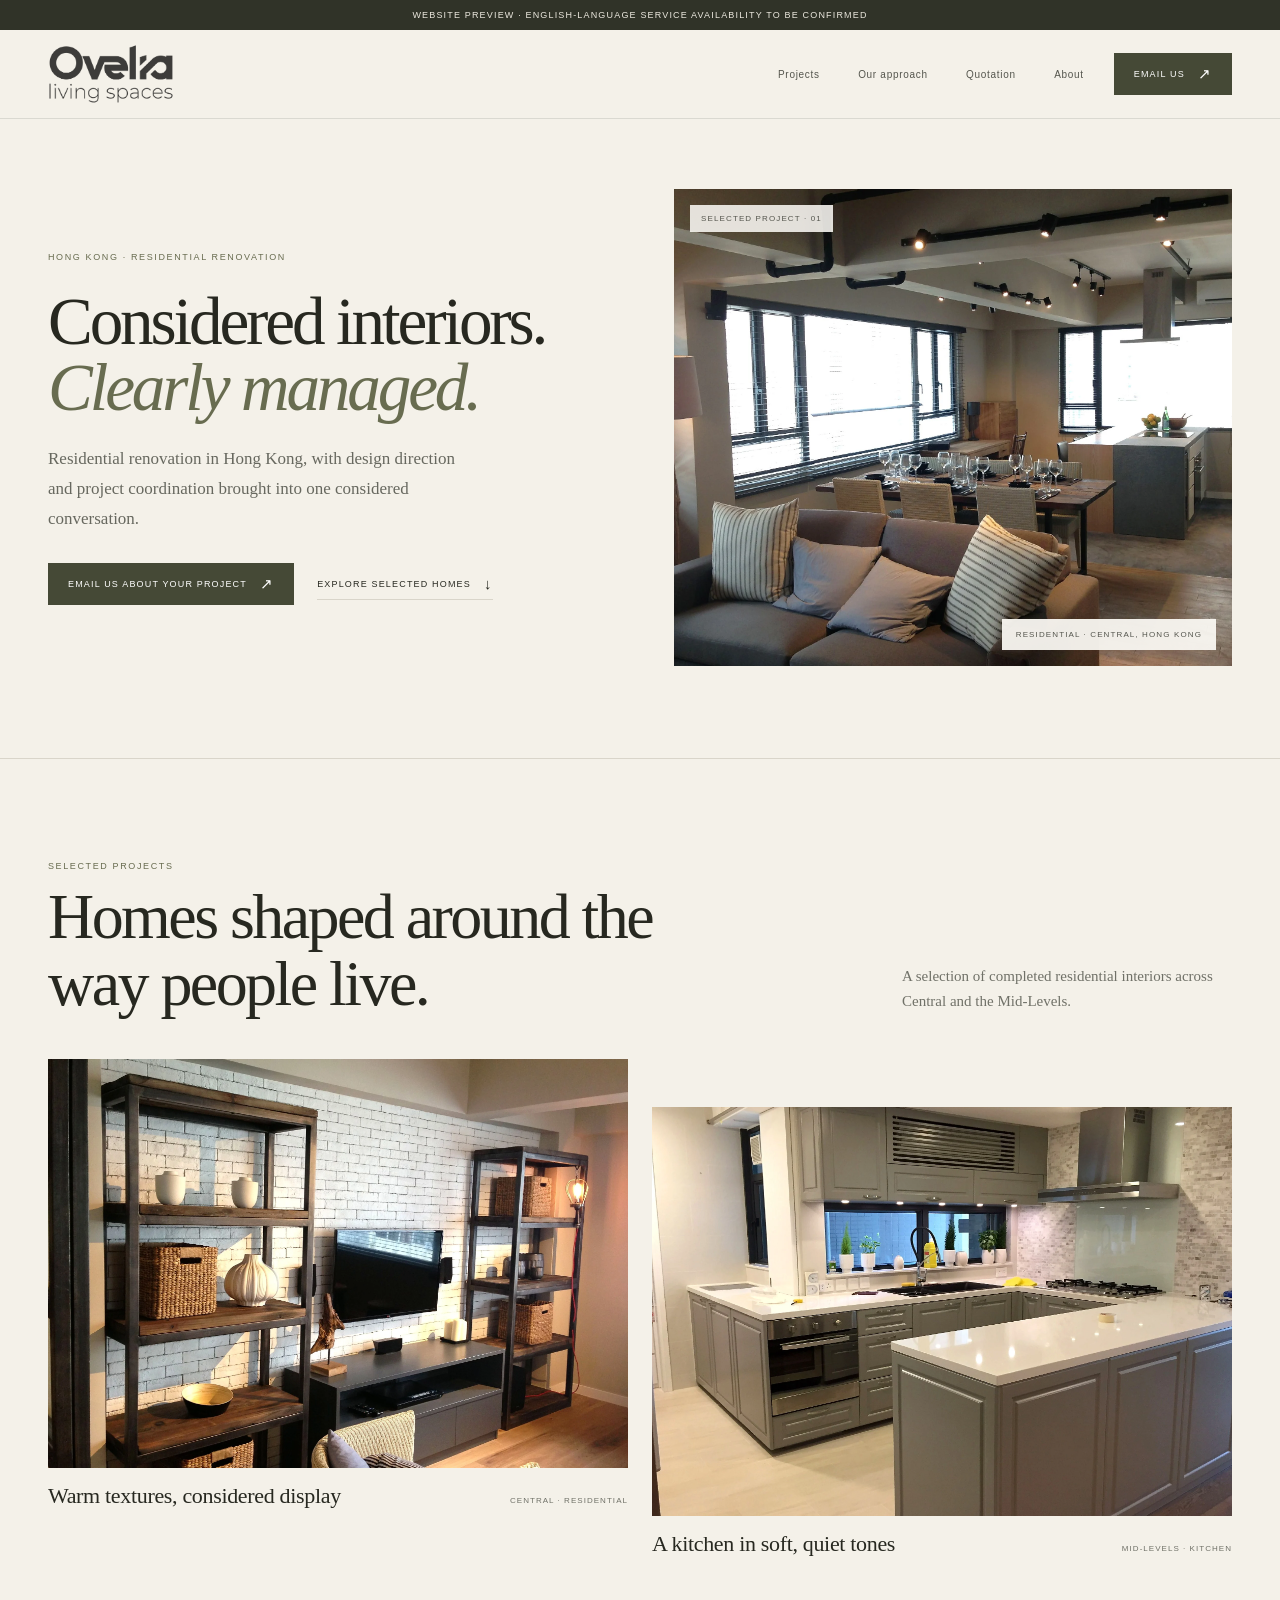
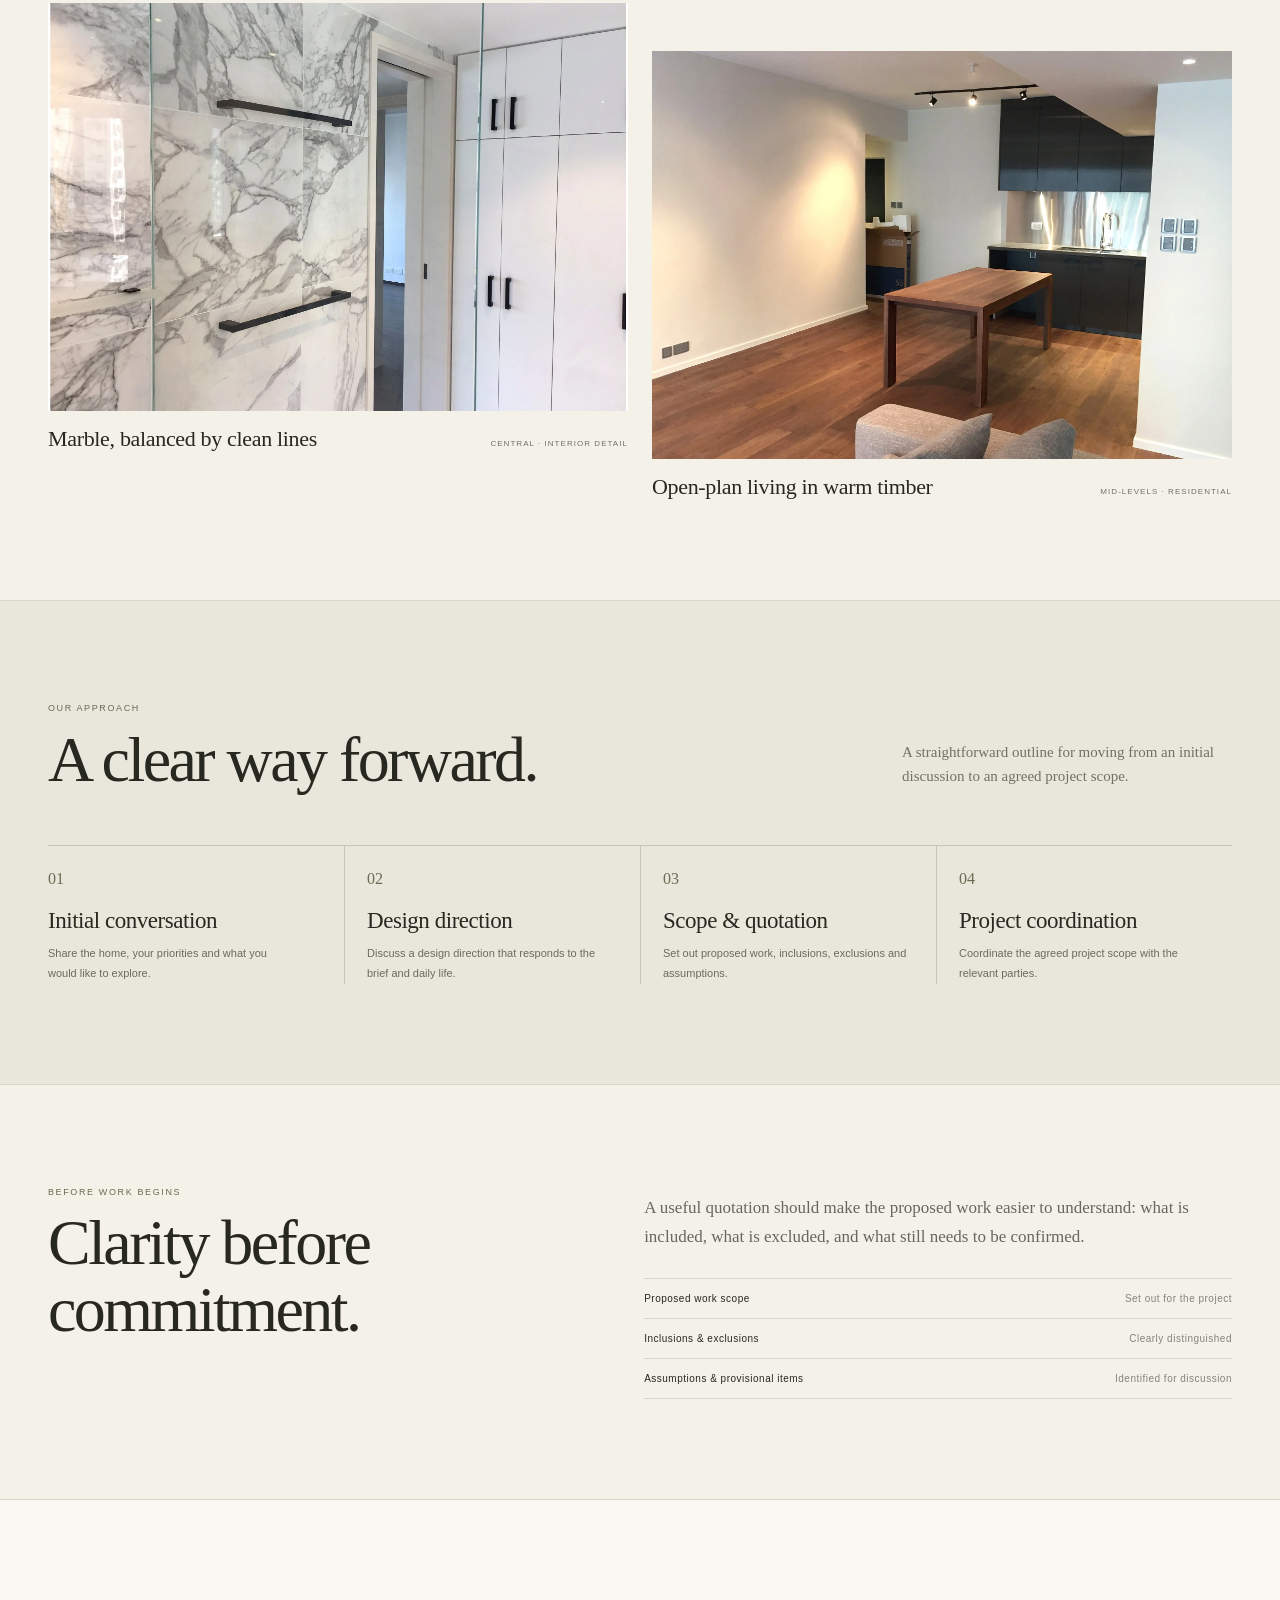
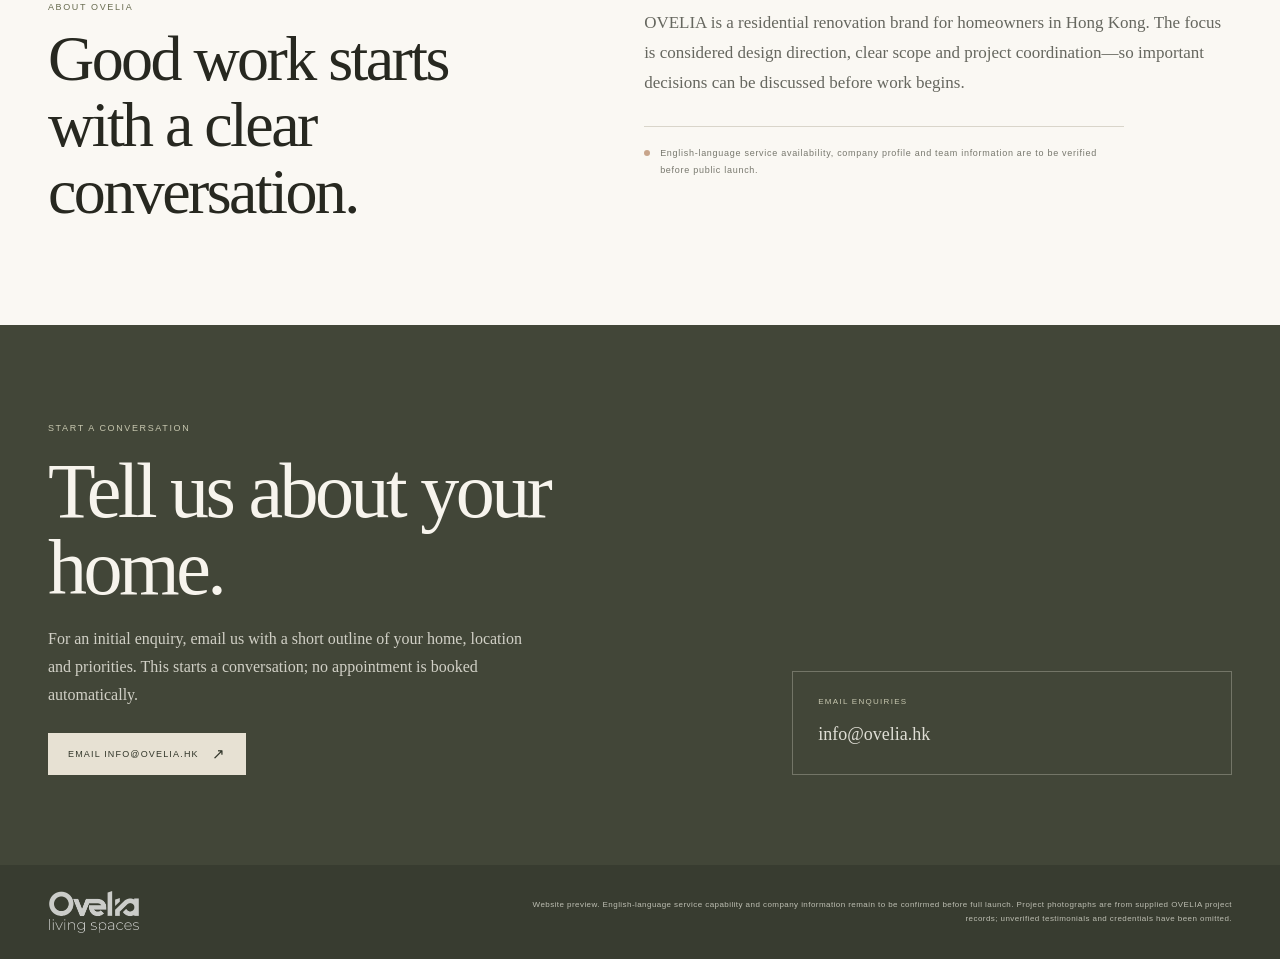
<file: index.html>
<!doctype html>
<html lang="en">
<head>
  <meta charset="utf-8">
  <meta name="viewport" content="width=device-width, initial-scale=1">
  <meta name="theme-color" content="#f4f1e9">
  <meta name="description" content="OVELIA brings considered design direction and clear project coordination to residential renovation in Hong Kong.">
  <meta property="og:type" content="website">
  <meta property="og:title" content="OVELIA.HK — Considered interiors. Clearly managed.">
  <meta property="og:description" content="Residential renovation in Hong Kong, with design direction and project coordination in one considered conversation.">
  <meta property="og:image" content="assets/projects/hero-central-living.webp">
  <title>OVELIA.HK — Considered interiors. Clearly managed.</title>
  <link rel="preload" as="image" href="assets/projects/hero-central-living.webp">
  <style>
    :root {
      --paper: #f4f1e9;
      --paper-light: #faf8f3;
      --ink: #272820;
      --muted: #707168;
      --line: #d9d5ca;
      --olive: #686c50;
      --olive-dark: #454936;
      --clay: #c8a58b;
      --serif: "Iowan Old Style", "Baskerville", "Palatino Linotype", Georgia, serif;
      --sans: "Avenir Next", Avenir, "Segoe UI", Arial, sans-serif;
      --wrap: 1260px;
    }
    * { box-sizing: border-box; }
    html { scroll-behavior: smooth; scroll-padding-top: 28px; }
    body { margin: 0; background: var(--paper); color: var(--ink); font-family: var(--sans); -webkit-font-smoothing: antialiased; }
    img { display: block; max-width: 100%; }
    a { color: inherit; text-decoration: none; }
    a:focus-visible { outline: 2px solid var(--olive); outline-offset: 4px; }
    .wrap { width: min(var(--wrap), calc(100% - 96px)); margin-inline: auto; }
    .preview-note { min-height: 30px; display: flex; align-items: center; justify-content: center; padding: 7px 18px; background: #303328; color: #ece9df; font-size: 9px; letter-spacing: .13em; text-align: center; text-transform: uppercase; }
    .site-header { border-bottom: 1px solid rgba(39,40,32,.12); }
    .header-inner { min-height: 88px; display: flex; align-items: center; justify-content: space-between; gap: 30px; }
    .brand { display: flex; align-items: center; width: 126px; flex: none; }
    .brand img { width: 100%; height: auto; mix-blend-mode: multiply; }
    .nav { display: flex; align-items: center; gap: clamp(18px, 3vw, 42px); margin-left: auto; }
    .nav a { color: #55564e; font-size: 10px; letter-spacing: .07em; transition: color .2s ease; }
    .nav a:hover { color: var(--olive); }
    .button, .text-link { display: inline-flex; align-items: center; justify-content: center; gap: 13px; font-size: 9px; letter-spacing: .13em; text-transform: uppercase; }
    .button { padding: 15px 19px; background: var(--olive-dark); color: #fff; border: 1px solid var(--olive-dark); transition: background .2s ease, transform .2s ease; }
    .button:hover { background: #35392b; transform: translateY(-1px); }
    .text-link { padding: 10px 0; border-bottom: 1px solid var(--line); }
    .text-link:hover { border-color: var(--olive); }
    .arrow { font-size: 15px; line-height: 0; }
    .hero { padding: 70px 0 92px; }
    .hero-grid { display: grid; grid-template-columns: 1fr 1.04fr; gap: clamp(42px, 7vw, 104px); align-items: center; }
    .eyebrow { color: var(--olive); font-size: 9px; letter-spacing: .18em; line-height: 1.6; text-transform: uppercase; }
    h1, h2, h3, p { margin-top: 0; }
    h1 { max-width: 560px; margin: 25px 0 22px; font-family: var(--serif); font-size: clamp(50px, 5.25vw, 68px); font-weight: 400; letter-spacing: -.047em; line-height: .99; }
    h1 em { color: var(--olive); font-weight: 400; }
    .hero-copy { max-width: 420px; margin-bottom: 0; color: #67685f; font-family: var(--serif); font-size: 17px; line-height: 1.75; }
    .hero-actions { display: flex; align-items: center; flex-wrap: wrap; gap: 23px; margin-top: 30px; }
    .hero-visual { position: relative; margin: 0; aspect-ratio: 1.17; overflow: hidden; background: #ddd7ca; }
    .hero-visual img { width: 100%; height: 100%; object-fit: cover; object-position: center 52%; }
    .photo-caption { position: absolute; right: 16px; bottom: 16px; padding: 11px 14px; background: rgba(250,248,243,.94); color: #55564e; font-size: 8px; letter-spacing: .14em; text-transform: uppercase; }
    .hero-index { position: absolute; top: 16px; left: 16px; padding: 9px 11px; background: rgba(250,248,243,.88); color: #55564e; font-size: 8px; letter-spacing: .14em; text-transform: uppercase; }
    .section { padding: 100px 0; border-top: 1px solid var(--line); }
    .section-heading { display: flex; align-items: flex-end; justify-content: space-between; gap: 30px; margin-bottom: 42px; }
    .section-heading h2, .split-heading h2 { max-width: 680px; margin: 11px 0 0; font-family: var(--serif); font-size: clamp(40px, 5vw, 64px); font-weight: 400; letter-spacing: -.04em; line-height: 1.04; }
    .section-heading p { max-width: 330px; margin: 0 0 4px; color: var(--muted); font-family: var(--serif); font-size: 15px; line-height: 1.65; }
    .project-grid { display: grid; grid-template-columns: repeat(2, minmax(0, 1fr)); gap: 46px 24px; }
    .project-card:nth-child(even) { margin-top: 48px; }
    .project-card-link { display: block; }
    .project-photo { aspect-ratio: 1.42; overflow: hidden; background: #e6e1d6; }
    .project-photo img { width: 100%; height: 100%; object-fit: cover; transition: transform .6s cubic-bezier(.2,.65,.25,1); }
    .project-card:hover .project-photo img { transform: scale(1.025); }
    .project-meta { display: flex; align-items: baseline; justify-content: space-between; gap: 16px; padding-top: 15px; }
    .project-meta h3 { margin: 0; font-family: var(--serif); font-size: 22px; font-weight: 400; letter-spacing: -.015em; }
    .project-meta span { color: var(--muted); font-size: 8px; letter-spacing: .13em; text-align: right; text-transform: uppercase; }
    .approach { background: #e9e6dc; }
    .approach .section-heading { margin-bottom: 52px; }
    .steps { display: grid; grid-template-columns: repeat(4, minmax(0, 1fr)); border-top: 1px solid #c8c5b9; }
    .step { padding: 24px 22px 0 0; }
    .step:not(:first-child) { padding-left: 22px; border-left: 1px solid #c8c5b9; }
    .step-number { color: var(--olive); font-family: var(--serif); font-size: 16px; }
    .step h3 { margin: 20px 0 10px; font-family: var(--serif); font-size: 23px; font-weight: 400; letter-spacing: -.02em; }
    .step p { max-width: 245px; margin: 0; color: #6a6b62; font-size: 11px; line-height: 1.8; }
    .clarity-grid, .about-grid { display: grid; grid-template-columns: .9fr 1.1fr; gap: clamp(48px, 9vw, 135px); align-items: start; }
    .split-heading h2 { max-width: 470px; }
    .clarity-copy, .about-copy { padding-top: 8px; }
    .clarity-copy > p, .about-copy > p { max-width: 590px; color: #66675f; font-family: var(--serif); font-size: 17px; line-height: 1.75; }
    .scope-list { margin-top: 26px; border-top: 1px solid var(--line); }
    .scope-row { display: flex; justify-content: space-between; gap: 20px; padding: 14px 0; border-bottom: 1px solid var(--line); font-size: 10px; letter-spacing: .05em; }
    .scope-row span:last-child { color: #85847a; text-align: right; }
    .about { background: var(--paper-light); }
    .about-note { display: inline-flex; align-items: flex-start; gap: 10px; max-width: 480px; margin-top: 12px; padding-top: 18px; border-top: 1px solid var(--line); color: #77776d; font-size: 9px; letter-spacing: .08em; line-height: 1.8; }
    .about-note::before { content: ""; width: 6px; height: 6px; flex: none; margin-top: 5px; background: var(--clay); border-radius: 50%; }
    .contact { padding: 96px 0 90px; background: #424638; color: #f7f4ed; }
    .contact-grid { display: grid; grid-template-columns: 1.15fr .75fr; gap: 70px; align-items: end; }
    .contact .eyebrow { color: #c7c7af; }
    .contact h2 { max-width: 690px; margin: 16px 0 19px; font-family: var(--serif); font-size: clamp(48px, 6.5vw, 78px); font-weight: 400; letter-spacing: -.045em; line-height: .99; }
    .contact-copy { max-width: 490px; margin-bottom: 0; color: #d1d0c6; font-family: var(--serif); font-size: 16px; line-height: 1.75; }
    .contact .button { margin-top: 24px; background: #e7e1d3; color: #32362a; border-color: #e7e1d3; }
    .contact .button:hover { background: #fff; }
    .contact-card { padding: 25px; border: 1px solid rgba(240,237,226,.28); }
    .contact-card .card-label { color: #c7c7af; font-size: 8px; letter-spacing: .16em; text-transform: uppercase; }
    .contact-card p { margin: 14px 0 0; color: #dfded5; font-family: var(--serif); font-size: 18px; line-height: 1.6; }
    .footer { padding: 25px 0; background: #383c30; color: #c8c8bc; }
    .footer-inner { display: flex; justify-content: space-between; align-items: center; gap: 26px; }
    .footer-logo { width: 92px; filter: brightness(0) invert(1); opacity: .74; }
    .footer p { max-width: 720px; margin: 0; color: #bdbeb2; font-size: 8px; letter-spacing: .055em; line-height: 1.75; text-align: right; }
    @media (max-width: 900px) {
      .wrap { width: min(var(--wrap), calc(100% - 52px)); }
      .nav { gap: 17px; }
      .nav a { font-size: 9px; }
      .hero-grid { gap: 38px; }
      .hero-visual { aspect-ratio: 1.02; }
      .section { padding: 82px 0; }
      .project-grid { gap: 36px 18px; }
      .project-card:nth-child(even) { margin-top: 32px; }
      .step { padding-right: 14px; }
      .step:not(:first-child) { padding-left: 14px; }
      .contact-grid { gap: 44px; }
    }
    @media (max-width: 680px) {
      .wrap { width: calc(100% - 38px); }
      .preview-note { min-height: 34px; font-size: 7px; letter-spacing: .08em; }
      .header-inner { min-height: 80px; flex-wrap: wrap; gap: 12px 14px; padding: 12px 0 13px; }
      .brand { width: 103px; }
      .header-cta { padding: 12px 12px; font-size: 8px; gap: 8px; }
      .nav { order: 3; width: 100%; justify-content: space-between; gap: 12px; margin: 0; padding-top: 7px; border-top: 1px solid rgba(39,40,32,.09); }
      .nav a { font-size: 8px; letter-spacing: .04em; }
      .hero { padding: 48px 0 62px; }
      .hero-grid { grid-template-columns: 1fr; gap: 31px; }
      h1 { max-width: 450px; margin: 18px 0 16px; font-size: clamp(52px, 13.5vw, 73px); }
      .hero-copy { font-size: 16px; }
      .hero-actions { gap: 17px; margin-top: 23px; }
      .button { padding: 14px 14px; font-size: 8px; }
      .text-link { font-size: 8px; }
      .hero-visual { aspect-ratio: 1.13; }
      .photo-caption { right: 10px; bottom: 10px; padding: 9px 11px; font-size: 7px; }
      .hero-index { top: 10px; left: 10px; font-size: 7px; }
      .section { padding: 70px 0; }
      .section-heading { display: block; margin-bottom: 29px; }
      .section-heading h2, .split-heading h2 { margin-top: 9px; font-size: 43px; }
      .section-heading p { margin-top: 14px; font-size: 14px; }
      .project-grid { grid-template-columns: 1fr; gap: 28px; }
      .project-card:nth-child(even) { margin-top: 0; }
      .project-photo { aspect-ratio: 1.34; }
      .project-meta h3 { font-size: 21px; }
      .project-meta span { font-size: 7px; }
      .steps { grid-template-columns: 1fr 1fr; row-gap: 24px; }
      .step { padding: 19px 12px 0 0; }
      .step:not(:first-child) { padding-left: 12px; }
      .step:nth-child(3) { padding-left: 0; border-left: 0; }
      .step h3 { margin-top: 13px; font-size: 20px; }
      .step p { font-size: 10px; }
      .clarity-grid, .about-grid { grid-template-columns: 1fr; gap: 26px; }
      .clarity-copy, .about-copy { padding: 0; }
      .clarity-copy > p, .about-copy > p { font-size: 16px; }
      .scope-row { font-size: 9px; }
      .about-note { font-size: 8px; }
      .contact { padding: 70px 0; }
      .contact-grid { grid-template-columns: 1fr; gap: 31px; }
      .contact h2 { font-size: 56px; }
      .contact-copy { font-size: 15px; }
      .contact-card { padding: 21px; }
      .footer-inner { align-items: flex-start; flex-direction: column; gap: 18px; }
      .footer-logo { width: 84px; }
      .footer p { text-align: left; }
    }
    @media (prefers-reduced-motion: reduce) {
      html { scroll-behavior: auto; }
      *, *::before, *::after { transition-duration: .01ms !important; animation-duration: .01ms !important; }
    }
  </style>
</head>
<body>
  <div class="preview-note">Website preview · English-language service availability to be confirmed</div>
  <header class="site-header">
    <div class="wrap header-inner">
      <a class="brand" href="#top" aria-label="OVELIA home">
        <img src="assets/ovelia-logo-transparent.png" alt="OVELIA living spaces">
      </a>
      <nav class="nav" aria-label="Main navigation">
        <a href="#projects">Projects</a>
        <a href="#approach">Our approach</a>
        <a href="#quotation">Quotation</a>
        <a href="#about">About</a>
      </nav>
      <a class="button header-cta" href="mailto:info@ovelia.hk?subject=OVELIA%20project%20enquiry">Email us <span class="arrow" aria-hidden="true">↗</span></a>
    </div>
  </header>

  <main id="top">
    <section class="hero">
      <div class="wrap hero-grid">
        <div class="hero-content">
          <div class="eyebrow">Hong Kong · Residential renovation</div>
          <h1>Considered interiors.<br><em>Clearly managed.</em></h1>
          <p class="hero-copy">Residential renovation in Hong Kong, with design direction and project coordination brought into one considered conversation.</p>
          <div class="hero-actions">
            <a class="button" href="mailto:info@ovelia.hk?subject=OVELIA%20project%20enquiry">Email us about your project <span class="arrow" aria-hidden="true">↗</span></a>
            <a class="text-link" href="#projects">Explore selected homes <span class="arrow" aria-hidden="true">↓</span></a>
          </div>
        </div>
        <figure class="hero-visual">
          <img src="assets/projects/hero-central-living.webp" alt="Living and dining space in a completed Central Hong Kong residential project" width="2280" height="1613" fetchpriority="high">
          <span class="hero-index">Selected project · 01</span>
          <figcaption class="photo-caption">Residential · Central, Hong Kong</figcaption>
        </figure>
      </div>
    </section>

    <section class="section" id="projects">
      <div class="wrap">
        <div class="section-heading">
          <div>
            <div class="eyebrow">Selected projects</div>
            <h2>Homes shaped around the way people live.</h2>
          </div>
          <p>A selection of completed residential interiors across Central and the Mid-Levels.</p>
        </div>
        <div class="project-grid">
          <article class="project-card">
            <a class="project-card-link" href="cases/central-living.html" aria-label="Read the Central living space case study">
              <div class="project-photo"><img src="assets/projects/central-living.webp" alt="Warm timber shelving and a living area in a Central residential project" width="2280" height="1613" loading="lazy"></div>
              <div class="project-meta"><h3>Warm textures, considered display</h3><span>Central · Residential</span></div>
            </a>
          </article>
          <article class="project-card">
            <a class="project-card-link" href="cases/midlevels-kitchen.html" aria-label="Read the Mid-Levels kitchen case study">
              <div class="project-photo"><img src="assets/projects/midlevels-kitchen.webp" alt="Grey cabinetry, pale worktops and an island in a Mid-Levels kitchen" width="2280" height="1613" loading="lazy"></div>
              <div class="project-meta"><h3>A kitchen in soft, quiet tones</h3><span>Mid-Levels · Kitchen</span></div>
            </a>
          </article>
          <article class="project-card">
            <a class="project-card-link" href="cases/central-stone.html" aria-label="Read the Central stone detail case study">
              <div class="project-photo"><img src="assets/projects/central-marble-bathroom.webp" alt="Marble wall finishes and crisp white joinery in a Central residential interior" width="2280" height="1613" loading="lazy"></div>
              <div class="project-meta"><h3>Marble, balanced by clean lines</h3><span>Central · Interior detail</span></div>
            </a>
          </article>
          <article class="project-card">
            <a class="project-card-link" href="cases/midlevels-open-plan.html" aria-label="Read the Mid-Levels open-plan home case study">
              <div class="project-photo"><img src="assets/projects/midlevels-open-plan.webp" alt="Open-plan living and dining space with warm timber flooring in the Mid-Levels" width="2280" height="1613" loading="lazy"></div>
              <div class="project-meta"><h3>Open-plan living in warm timber</h3><span>Mid-Levels · Residential</span></div>
            </a>
          </article>
        </div>
      </div>
    </section>

    <section class="section approach" id="approach">
      <div class="wrap">
        <div class="section-heading">
          <div>
            <div class="eyebrow">Our approach</div>
            <h2>A clear way forward.</h2>
          </div>
          <p>A straightforward outline for moving from an initial discussion to an agreed project scope.</p>
        </div>
        <div class="steps">
          <article class="step"><span class="step-number">01</span><h3>Initial conversation</h3><p>Share the home, your priorities and what you would like to explore.</p></article>
          <article class="step"><span class="step-number">02</span><h3>Design direction</h3><p>Discuss a design direction that responds to the brief and daily life.</p></article>
          <article class="step"><span class="step-number">03</span><h3>Scope &amp; quotation</h3><p>Set out proposed work, inclusions, exclusions and assumptions.</p></article>
          <article class="step"><span class="step-number">04</span><h3>Project coordination</h3><p>Coordinate the agreed project scope with the relevant parties.</p></article>
        </div>
      </div>
    </section>

    <section class="section" id="quotation">
      <div class="wrap clarity-grid">
        <div class="split-heading">
          <div class="eyebrow">Before work begins</div>
          <h2>Clarity before commitment.</h2>
        </div>
        <div class="clarity-copy">
          <p>A useful quotation should make the proposed work easier to understand: what is included, what is excluded, and what still needs to be confirmed.</p>
          <div class="scope-list">
            <div class="scope-row"><span>Proposed work scope</span><span>Set out for the project</span></div>
            <div class="scope-row"><span>Inclusions &amp; exclusions</span><span>Clearly distinguished</span></div>
            <div class="scope-row"><span>Assumptions &amp; provisional items</span><span>Identified for discussion</span></div>
          </div>
        </div>
      </div>
    </section>

    <section class="section about" id="about">
      <div class="wrap about-grid">
        <div class="split-heading">
          <div class="eyebrow">About OVELIA</div>
          <h2>Good work starts with a clear conversation.</h2>
        </div>
        <div class="about-copy">
          <p>OVELIA is a residential renovation brand for homeowners in Hong Kong. The focus is considered design direction, clear scope and project coordination—so important decisions can be discussed before work begins.</p>
          <div class="about-note">English-language service availability, company profile and team information are to be verified before public launch.</div>
        </div>
      </div>
    </section>

    <section class="contact" id="contact">
      <div class="wrap contact-grid">
        <div>
          <div class="eyebrow">Start a conversation</div>
          <h2>Tell us about your home.</h2>
          <p class="contact-copy">For an initial enquiry, email us with a short outline of your home, location and priorities. This starts a conversation; no appointment is booked automatically.</p>
          <a class="button" href="mailto:info@ovelia.hk?subject=OVELIA%20project%20enquiry">Email info@ovelia.hk <span class="arrow" aria-hidden="true">↗</span></a>
        </div>
        <aside class="contact-card" id="contact-details">
          <div class="card-label">Email enquiries</div>
          <p><a href="mailto:info@ovelia.hk">info@ovelia.hk</a></p>
        </aside>
      </div>
    </section>
  </main>

  <footer class="footer">
    <div class="wrap footer-inner">
      <img class="footer-logo" src="assets/ovelia-logo-transparent.png" alt="OVELIA living spaces">
      <p>Website preview. English-language service capability and company information remain to be confirmed before full launch. Project photographs are from supplied OVELIA project records; unverified testimonials and credentials have been omitted.</p>
    </div>
  </footer>
</body>
</html>
</file>
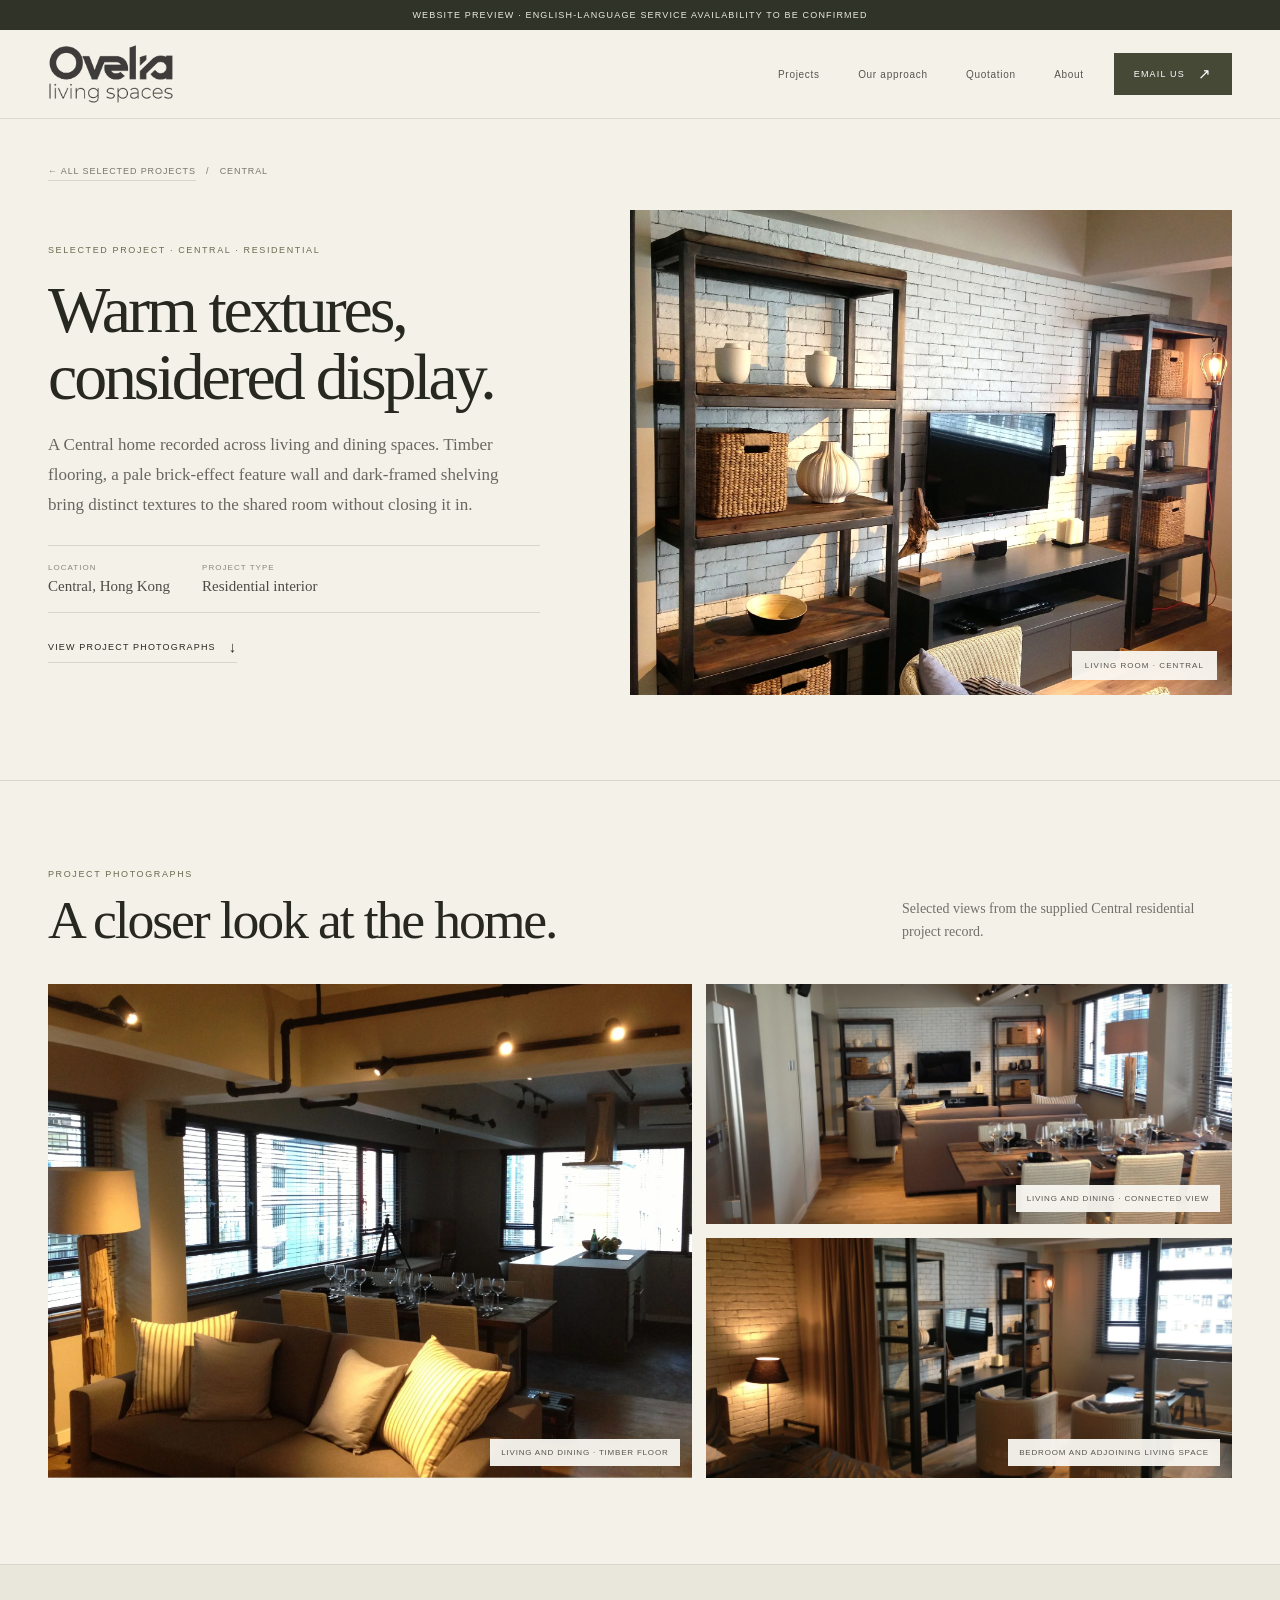
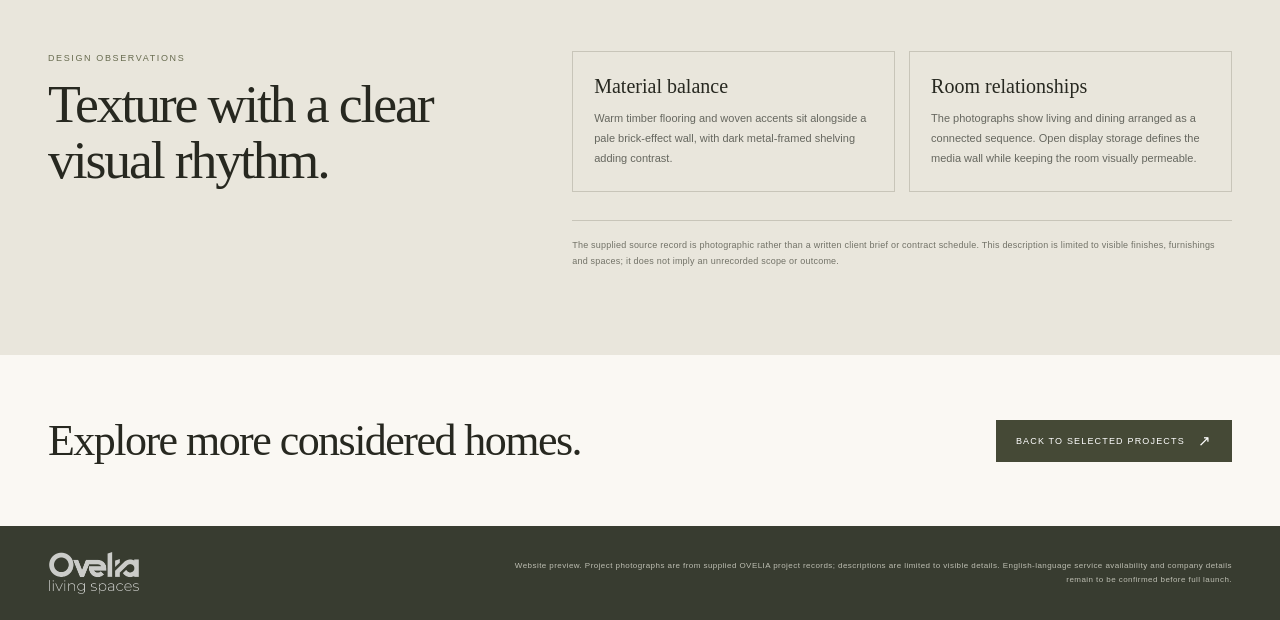
<file: cases/central-living.html>
<!doctype html>
<html lang="en">
<head>
  <meta charset="utf-8">
  <meta name="viewport" content="width=device-width, initial-scale=1">
  <meta name="theme-color" content="#f4f1e9">
  <meta name="description" content="A Central residential interior documented through warm timber, a pale brick-effect feature wall and dark-framed display shelving.">
  <meta property="og:type" content="website">
  <meta property="og:title" content="Warm textures, considered display — OVELIA.HK">
  <meta property="og:description" content="Living and dining in a Central Hong Kong home, documented in supplied project photographs.">
  <meta property="og:image" content="../assets/projects/central-living.webp">
  <title>Warm textures, considered display — OVELIA.HK</title>
  <link rel="preload" as="image" href="../assets/projects/central-living.webp">
  <link rel="stylesheet" href="case-detail.css">
</head>
<body>
  <div class="preview-note">Website preview · English-language service availability to be confirmed</div>
  <header class="site-header">
    <div class="wrap header-inner">
      <a class="brand" href="../index.html#top" aria-label="OVELIA home"><img src="../assets/ovelia-logo-transparent.png" alt="OVELIA living spaces"></a>
      <nav class="nav" aria-label="Main navigation">
        <a href="../index.html#projects">Projects</a><a href="../index.html#approach">Our approach</a><a href="../index.html#quotation">Quotation</a><a href="../index.html#about">About</a>
      </nav>
      <a class="button header-cta" href="mailto:info@ovelia.hk?subject=OVELIA%20project%20enquiry">Email us <span class="arrow" aria-hidden="true">↗</span></a>
    </div>
  </header>
  <main id="top">
    <section class="case-hero">
      <div class="wrap">
        <div class="breadcrumb"><a href="../index.html#projects">← All selected projects</a> &nbsp; / &nbsp; Central</div>
        <div class="case-intro-grid">
          <div class="case-copy">
            <div class="eyebrow">Selected project · Central · Residential</div>
            <h1>Warm textures,<br>considered display.</h1>
            <p class="case-lead">A Central home recorded across living and dining spaces. Timber flooring, a pale brick-effect feature wall and dark-framed shelving bring distinct textures to the shared room without closing it in.</p>
            <div class="case-facts"><div class="fact"><span>Location</span><span>Central, Hong Kong</span></div><div class="fact"><span>Project type</span><span>Residential interior</span></div></div>
            <a class="text-link" href="#project-gallery">View project photographs <span class="arrow" aria-hidden="true">↓</span></a>
          </div>
          <figure class="case-cover">
            <img src="../assets/projects/central-living.webp" alt="Dark-framed display shelving and a pale brick-effect feature wall in a Central living room" width="2280" height="1613" fetchpriority="high">
            <figcaption>Living room · Central</figcaption>
          </figure>
        </div>
      </div>
    </section>
    <section class="section" id="project-gallery">
      <div class="wrap">
        <div class="section-heading"><div><div class="eyebrow">Project photographs</div><h2>A closer look at the home.</h2></div><p>Selected views from the supplied Central residential project record.</p></div>
        <div class="gallery-grid">
          <figure class="gallery-item"><img src="../assets/projects/central-living-record-01.webp" alt="Living and dining area in a Central home, with timber flooring and layered lighting" width="2280" height="1613" loading="lazy" decoding="async"><figcaption>Living and dining · timber floor</figcaption></figure>
          <figure class="gallery-item"><img src="../assets/projects/central-living-record-02.webp" alt="View connecting the dining table and living area in the Central home" width="2280" height="1613" loading="lazy" decoding="async"><figcaption>Living and dining · connected view</figcaption></figure>
          <figure class="gallery-item"><img src="../assets/projects/central-living-record-03.webp" alt="Bedroom and adjacent living area with open display shelving in the Central home" width="2280" height="1613" loading="lazy" decoding="async"><figcaption>Bedroom and adjoining living space</figcaption></figure>
        </div>
      </div>
    </section>
    <section class="section record-section">
      <div class="wrap record-grid">
        <div class="record-heading"><div class="eyebrow">Design observations</div><h2>Texture with a clear visual rhythm.</h2></div>
        <div>
          <div class="observations">
            <article class="observation"><h3>Material balance</h3><p>Warm timber flooring and woven accents sit alongside a pale brick-effect wall, with dark metal-framed shelving adding contrast.</p></article>
            <article class="observation"><h3>Room relationships</h3><p>The photographs show living and dining arranged as a connected sequence. Open display storage defines the media wall while keeping the room visually permeable.</p></article>
          </div>
          <p class="evidence-note">The supplied source record is photographic rather than a written client brief or contract schedule. This description is limited to visible finishes, furnishings and spaces; it does not imply an unrecorded scope or outcome.</p>
        </div>
      </div>
    </section>
    <section class="case-end"><div class="wrap case-end-inner"><h2>Explore more considered homes.</h2><a class="button" href="../index.html#projects">Back to selected projects <span class="arrow" aria-hidden="true">↗</span></a></div></section>
  </main>
  <footer class="footer"><div class="wrap footer-inner"><img class="footer-logo" src="../assets/ovelia-logo-transparent.png" alt="OVELIA living spaces"><p>Website preview. Project photographs are from supplied OVELIA project records; descriptions are limited to visible details. English-language service availability and company details remain to be confirmed before full launch.</p></div></footer>
</body>
</html>
</file>
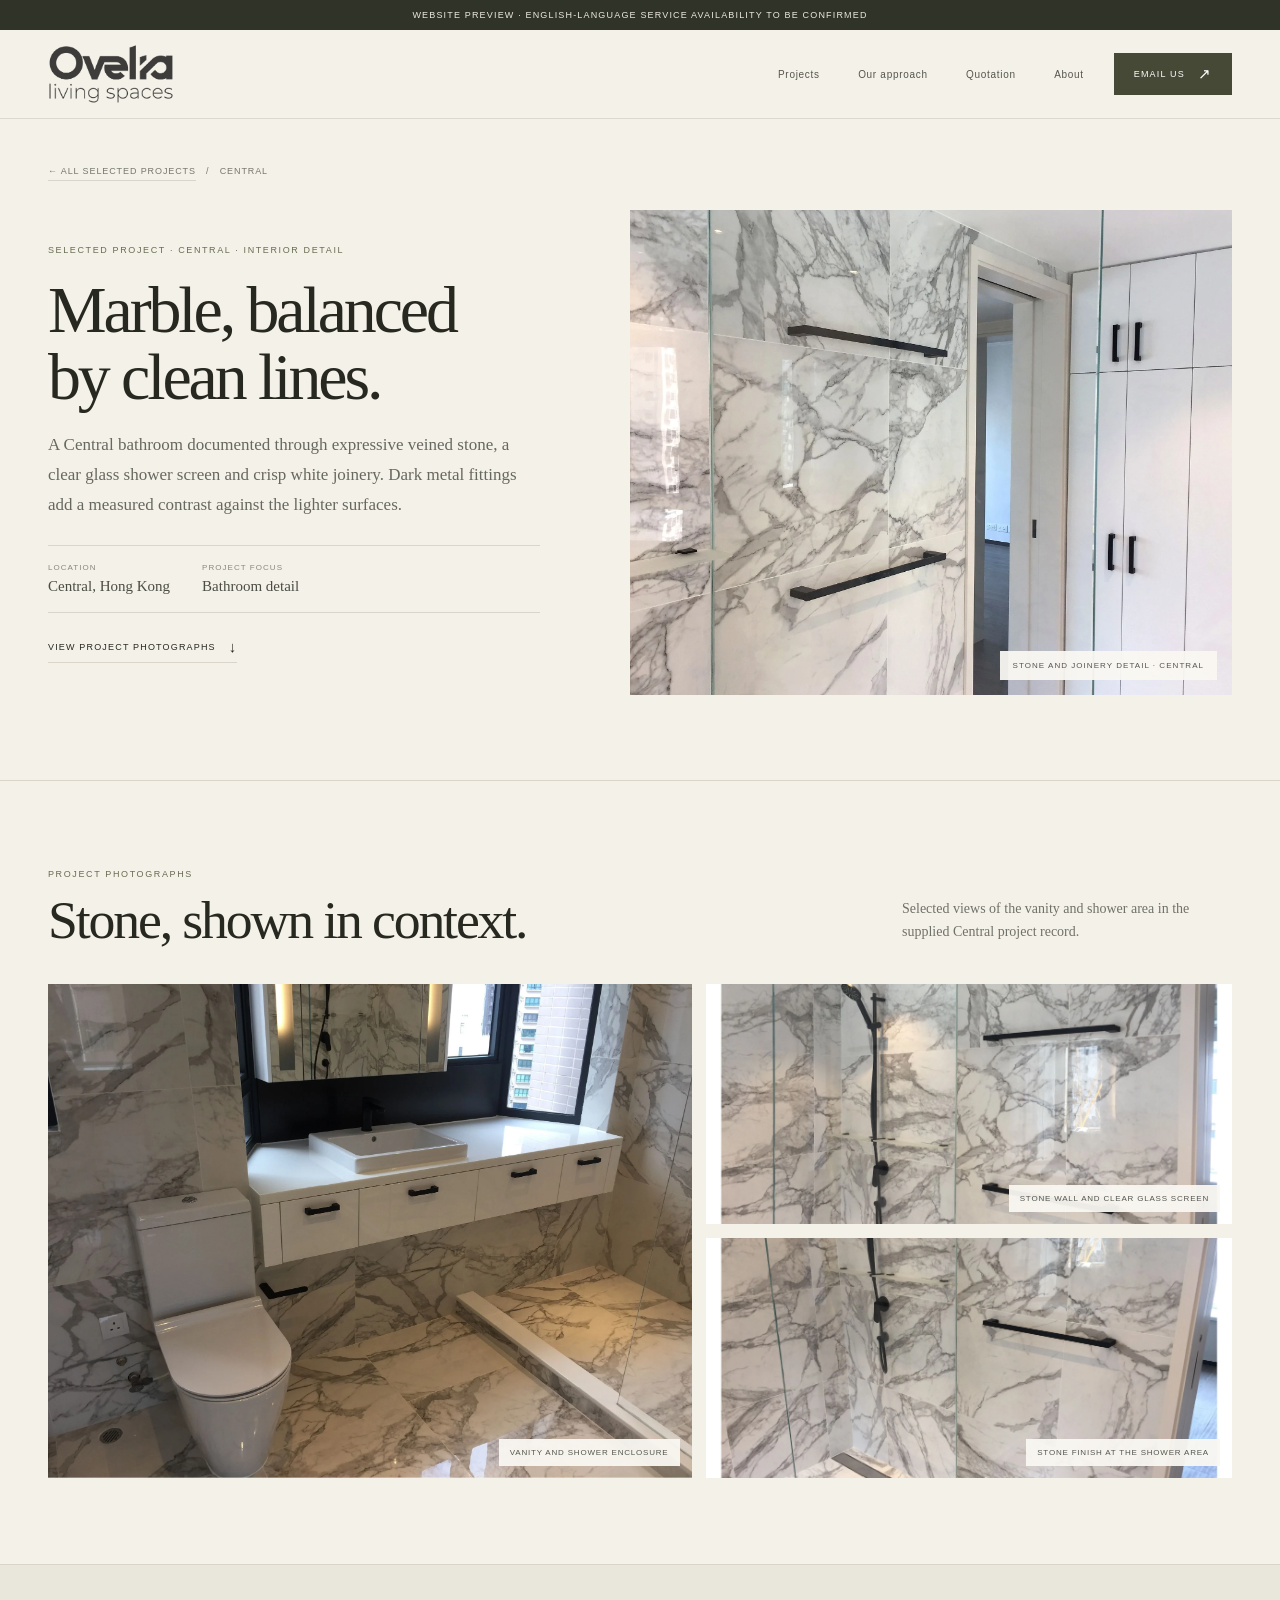
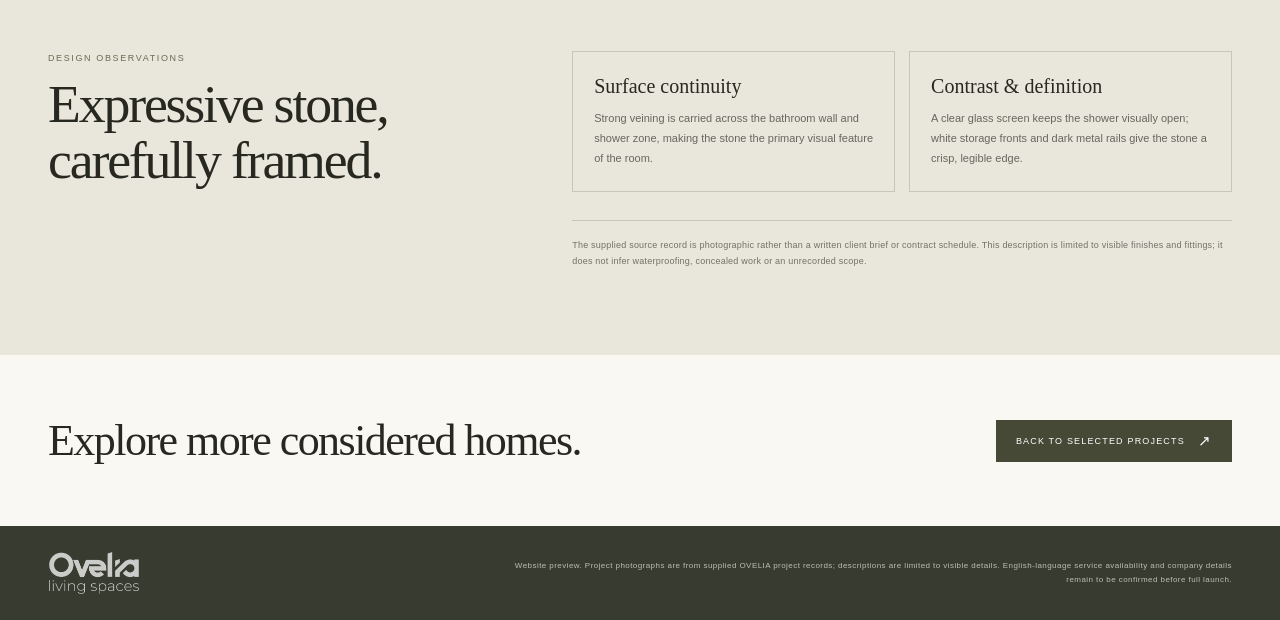
<file: cases/central-stone.html>
<!doctype html>
<html lang="en">
<head>
  <meta charset="utf-8">
  <meta name="viewport" content="width=device-width, initial-scale=1">
  <meta name="theme-color" content="#f4f1e9">
  <meta name="description" content="A Central bathroom detail study, documented through expressive veined stone, white joinery and dark metal fittings.">
  <meta property="og:type" content="website">
  <meta property="og:title" content="Marble, balanced by clean lines — OVELIA.HK">
  <meta property="og:description" content="A Central bathroom with veined stone, a clear shower screen and clean-lined joinery.">
  <meta property="og:image" content="../assets/projects/central-marble-bathroom.webp">
  <title>Marble, balanced by clean lines — OVELIA.HK</title>
  <link rel="preload" as="image" href="../assets/projects/central-marble-bathroom.webp">
  <link rel="stylesheet" href="case-detail.css">
</head>
<body>
  <div class="preview-note">Website preview · English-language service availability to be confirmed</div>
  <header class="site-header">
    <div class="wrap header-inner">
      <a class="brand" href="../index.html#top" aria-label="OVELIA home"><img src="../assets/ovelia-logo-transparent.png" alt="OVELIA living spaces"></a>
      <nav class="nav" aria-label="Main navigation">
        <a href="../index.html#projects">Projects</a><a href="../index.html#approach">Our approach</a><a href="../index.html#quotation">Quotation</a><a href="../index.html#about">About</a>
      </nav>
      <a class="button header-cta" href="mailto:info@ovelia.hk?subject=OVELIA%20project%20enquiry">Email us <span class="arrow" aria-hidden="true">↗</span></a>
    </div>
  </header>
  <main id="top">
    <section class="case-hero">
      <div class="wrap">
        <div class="breadcrumb"><a href="../index.html#projects">← All selected projects</a> &nbsp; / &nbsp; Central</div>
        <div class="case-intro-grid">
          <div class="case-copy">
            <div class="eyebrow">Selected project · Central · Interior detail</div>
            <h1>Marble, balanced<br>by clean lines.</h1>
            <p class="case-lead">A Central bathroom documented through expressive veined stone, a clear glass shower screen and crisp white joinery. Dark metal fittings add a measured contrast against the lighter surfaces.</p>
            <div class="case-facts"><div class="fact"><span>Location</span><span>Central, Hong Kong</span></div><div class="fact"><span>Project focus</span><span>Bathroom detail</span></div></div>
            <a class="text-link" href="#project-gallery">View project photographs <span class="arrow" aria-hidden="true">↓</span></a>
          </div>
          <figure class="case-cover">
            <img src="../assets/projects/central-marble-bathroom.webp" alt="Large-format veined stone, white joinery and dark towel rails in a Central bathroom" width="2280" height="1613" fetchpriority="high">
            <figcaption>Stone and joinery detail · Central</figcaption>
          </figure>
        </div>
      </div>
    </section>
    <section class="section" id="project-gallery">
      <div class="wrap">
        <div class="section-heading"><div><div class="eyebrow">Project photographs</div><h2>Stone, shown in context.</h2></div><p>Selected views of the vanity and shower area in the supplied Central project record.</p></div>
        <div class="gallery-grid">
          <figure class="gallery-item"><img src="../assets/projects/central-stone-record-01.webp" alt="Central bathroom with a stone-clad shower, glazed screen and white vanity unit" width="2280" height="1613" loading="lazy" decoding="async"><figcaption>Vanity and shower enclosure</figcaption></figure>
          <figure class="gallery-item"><img src="../assets/projects/central-stone-record-02.webp" alt="Veined stone shower wall and glass screen in the Central bathroom" width="2280" height="1613" loading="lazy" decoding="async"><figcaption>Stone wall and clear glass screen</figcaption></figure>
          <figure class="gallery-item"><img src="../assets/projects/central-stone-record-03.webp" alt="Close view of stone finishes and the shower threshold" width="2280" height="1613" loading="lazy" decoding="async"><figcaption>Stone finish at the shower area</figcaption></figure>
        </div>
      </div>
    </section>
    <section class="section record-section">
      <div class="wrap record-grid">
        <div class="record-heading"><div class="eyebrow">Design observations</div><h2>Expressive stone, carefully framed.</h2></div>
        <div>
          <div class="observations">
            <article class="observation"><h3>Surface continuity</h3><p>Strong veining is carried across the bathroom wall and shower zone, making the stone the primary visual feature of the room.</p></article>
            <article class="observation"><h3>Contrast &amp; definition</h3><p>A clear glass screen keeps the shower visually open; white storage fronts and dark metal rails give the stone a crisp, legible edge.</p></article>
          </div>
          <p class="evidence-note">The supplied source record is photographic rather than a written client brief or contract schedule. This description is limited to visible finishes and fittings; it does not infer waterproofing, concealed work or an unrecorded scope.</p>
        </div>
      </div>
    </section>
    <section class="case-end"><div class="wrap case-end-inner"><h2>Explore more considered homes.</h2><a class="button" href="../index.html#projects">Back to selected projects <span class="arrow" aria-hidden="true">↗</span></a></div></section>
  </main>
  <footer class="footer"><div class="wrap footer-inner"><img class="footer-logo" src="../assets/ovelia-logo-transparent.png" alt="OVELIA living spaces"><p>Website preview. Project photographs are from supplied OVELIA project records; descriptions are limited to visible details. English-language service availability and company details remain to be confirmed before full launch.</p></div></footer>
</body>
</html>
</file>
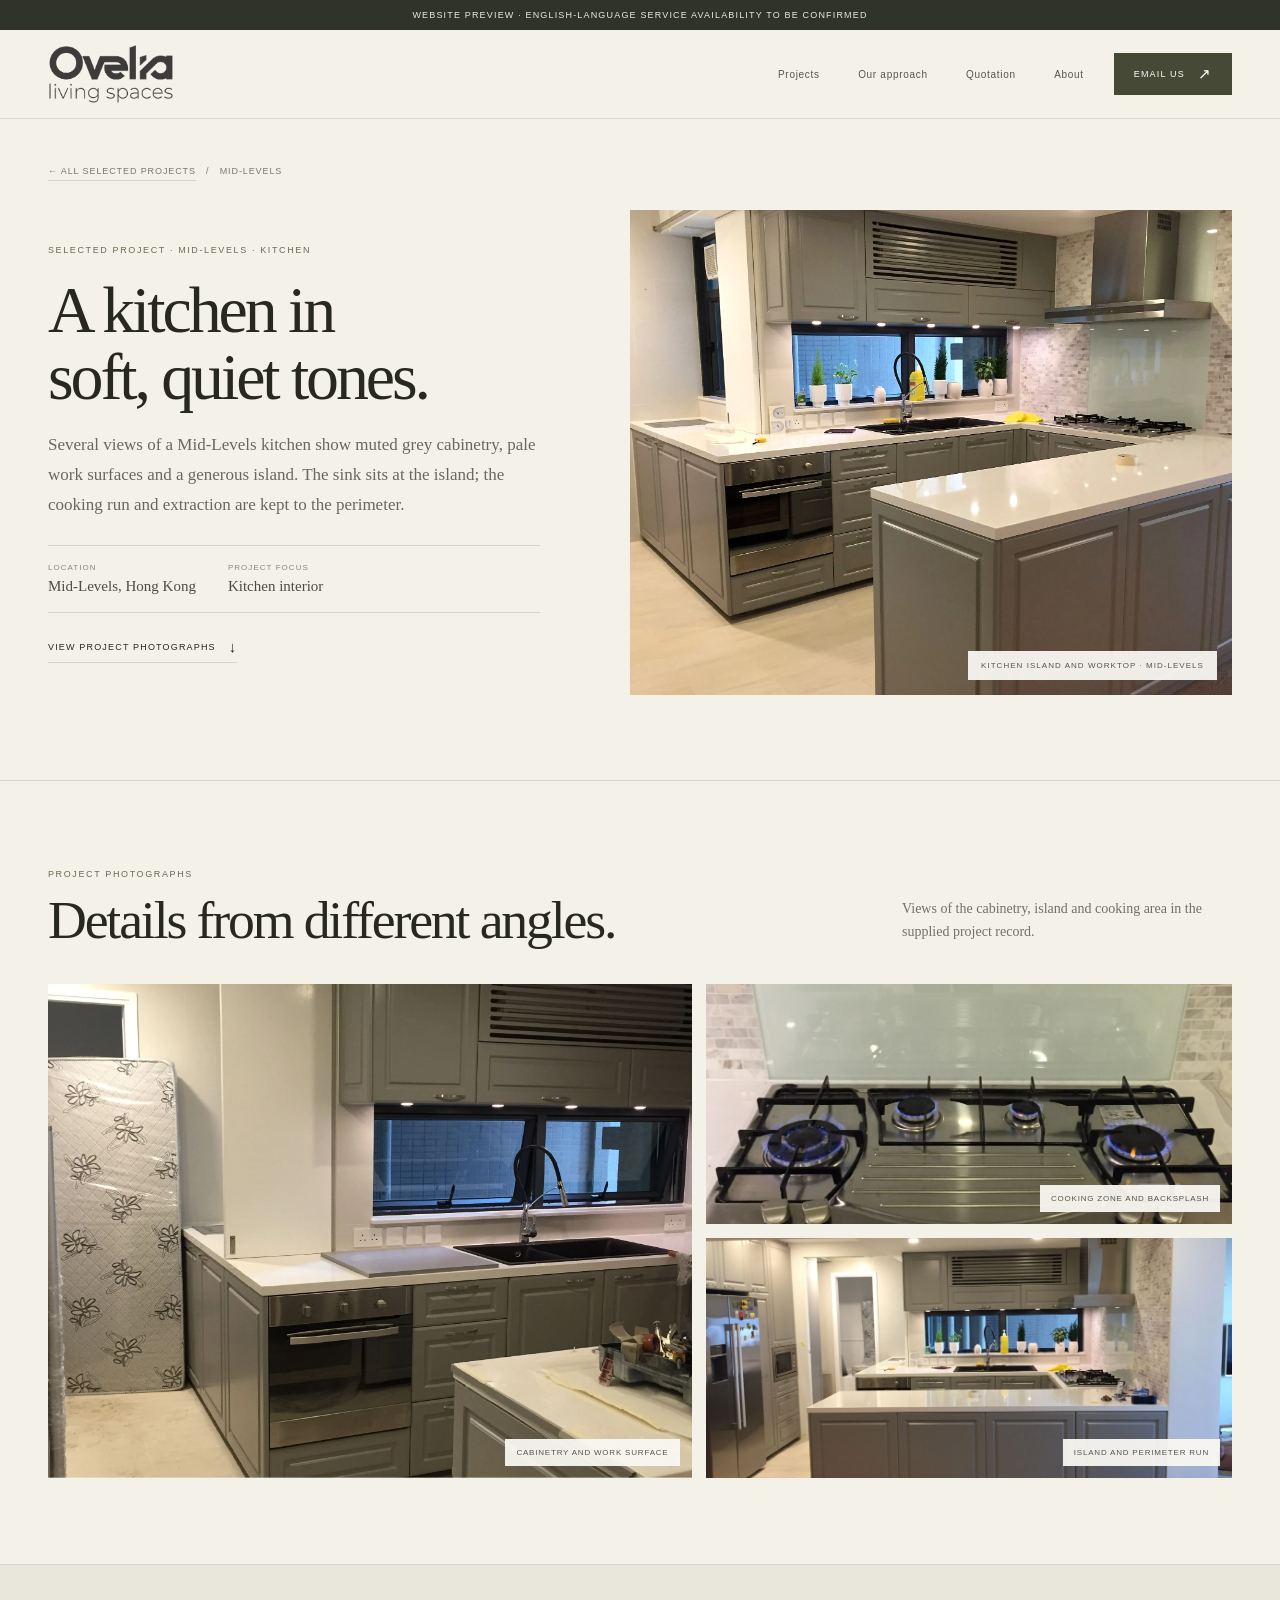
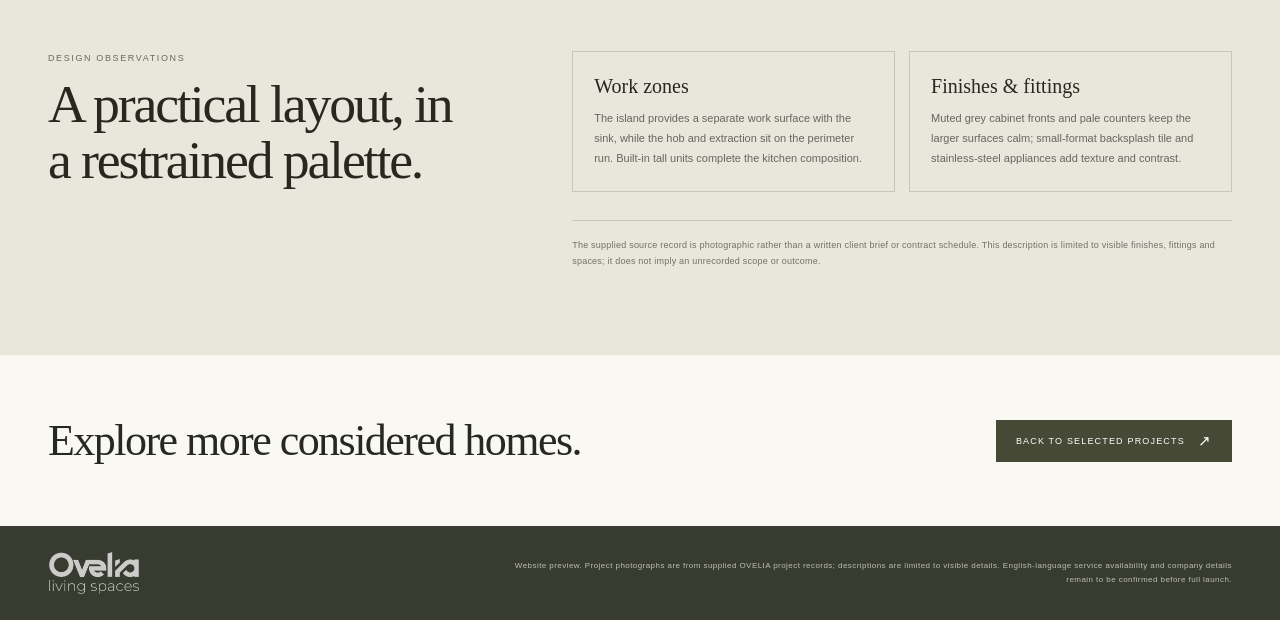
<file: cases/midlevels-kitchen.html>
<!doctype html>
<html lang="en">
<head>
  <meta charset="utf-8">
  <meta name="viewport" content="width=device-width, initial-scale=1">
  <meta name="theme-color" content="#f4f1e9">
  <meta name="description" content="A Mid-Levels kitchen documented through muted grey cabinetry, pale work surfaces, an island and a defined cooking zone.">
  <meta property="og:type" content="website">
  <meta property="og:title" content="A kitchen in soft, quiet tones — OVELIA.HK">
  <meta property="og:description" content="A Mid-Levels kitchen, shown across its island, cabinetry and cooking zone.">
  <meta property="og:image" content="../assets/projects/midlevels-kitchen.webp">
  <title>A kitchen in soft, quiet tones — OVELIA.HK</title>
  <link rel="preload" as="image" href="../assets/projects/midlevels-kitchen.webp">
  <link rel="stylesheet" href="case-detail.css">
</head>
<body>
  <div class="preview-note">Website preview · English-language service availability to be confirmed</div>
  <header class="site-header">
    <div class="wrap header-inner">
      <a class="brand" href="../index.html#top" aria-label="OVELIA home"><img src="../assets/ovelia-logo-transparent.png" alt="OVELIA living spaces"></a>
      <nav class="nav" aria-label="Main navigation">
        <a href="../index.html#projects">Projects</a><a href="../index.html#approach">Our approach</a><a href="../index.html#quotation">Quotation</a><a href="../index.html#about">About</a>
      </nav>
      <a class="button header-cta" href="mailto:info@ovelia.hk?subject=OVELIA%20project%20enquiry">Email us <span class="arrow" aria-hidden="true">↗</span></a>
    </div>
  </header>
  <main id="top">
    <section class="case-hero">
      <div class="wrap">
        <div class="breadcrumb"><a href="../index.html#projects">← All selected projects</a> &nbsp; / &nbsp; Mid-Levels</div>
        <div class="case-intro-grid">
          <div class="case-copy">
            <div class="eyebrow">Selected project · Mid-Levels · Kitchen</div>
            <h1>A kitchen in<br>soft, quiet tones.</h1>
            <p class="case-lead">Several views of a Mid-Levels kitchen show muted grey cabinetry, pale work surfaces and a generous island. The sink sits at the island; the cooking run and extraction are kept to the perimeter.</p>
            <div class="case-facts"><div class="fact"><span>Location</span><span>Mid-Levels, Hong Kong</span></div><div class="fact"><span>Project focus</span><span>Kitchen interior</span></div></div>
            <a class="text-link" href="#project-gallery">View project photographs <span class="arrow" aria-hidden="true">↓</span></a>
          </div>
          <figure class="case-cover">
            <img src="../assets/projects/midlevels-kitchen.webp" alt="Muted grey cabinetry, pale countertops and an island in a Mid-Levels kitchen" width="2280" height="1613" fetchpriority="high">
            <figcaption>Kitchen island and worktop · Mid-Levels</figcaption>
          </figure>
        </div>
      </div>
    </section>
    <section class="section" id="project-gallery">
      <div class="wrap">
        <div class="section-heading"><div><div class="eyebrow">Project photographs</div><h2>Details from different angles.</h2></div><p>Views of the cabinetry, island and cooking area in the supplied project record.</p></div>
        <div class="gallery-grid">
          <figure class="gallery-item"><img src="../assets/projects/midlevels-kitchen-record-01.webp" alt="Kitchen cabinetry and pale worktops viewed from the sink side" width="2280" height="1613" loading="lazy" decoding="async"><figcaption>Cabinetry and work surface</figcaption></figure>
          <figure class="gallery-item"><img src="../assets/projects/midlevels-kitchen-record-02.webp" alt="Gas hob and tiled backsplash in the Mid-Levels kitchen" width="2280" height="1613" loading="lazy" decoding="async"><figcaption>Cooking zone and backsplash</figcaption></figure>
          <figure class="gallery-item"><img src="../assets/projects/midlevels-kitchen-record-03.webp" alt="Full view of the Mid-Levels kitchen island and grey cabinetry" width="2280" height="1613" loading="lazy" decoding="async"><figcaption>Island and perimeter run</figcaption></figure>
        </div>
      </div>
    </section>
    <section class="section record-section">
      <div class="wrap record-grid">
        <div class="record-heading"><div class="eyebrow">Design observations</div><h2>A practical layout, in a restrained palette.</h2></div>
        <div>
          <div class="observations">
            <article class="observation"><h3>Work zones</h3><p>The island provides a separate work surface with the sink, while the hob and extraction sit on the perimeter run. Built-in tall units complete the kitchen composition.</p></article>
            <article class="observation"><h3>Finishes &amp; fittings</h3><p>Muted grey cabinet fronts and pale counters keep the larger surfaces calm; small-format backsplash tile and stainless-steel appliances add texture and contrast.</p></article>
          </div>
          <p class="evidence-note">The supplied source record is photographic rather than a written client brief or contract schedule. This description is limited to visible finishes, fittings and spaces; it does not imply an unrecorded scope or outcome.</p>
        </div>
      </div>
    </section>
    <section class="case-end"><div class="wrap case-end-inner"><h2>Explore more considered homes.</h2><a class="button" href="../index.html#projects">Back to selected projects <span class="arrow" aria-hidden="true">↗</span></a></div></section>
  </main>
  <footer class="footer"><div class="wrap footer-inner"><img class="footer-logo" src="../assets/ovelia-logo-transparent.png" alt="OVELIA living spaces"><p>Website preview. Project photographs are from supplied OVELIA project records; descriptions are limited to visible details. English-language service availability and company details remain to be confirmed before full launch.</p></div></footer>
</body>
</html>
</file>
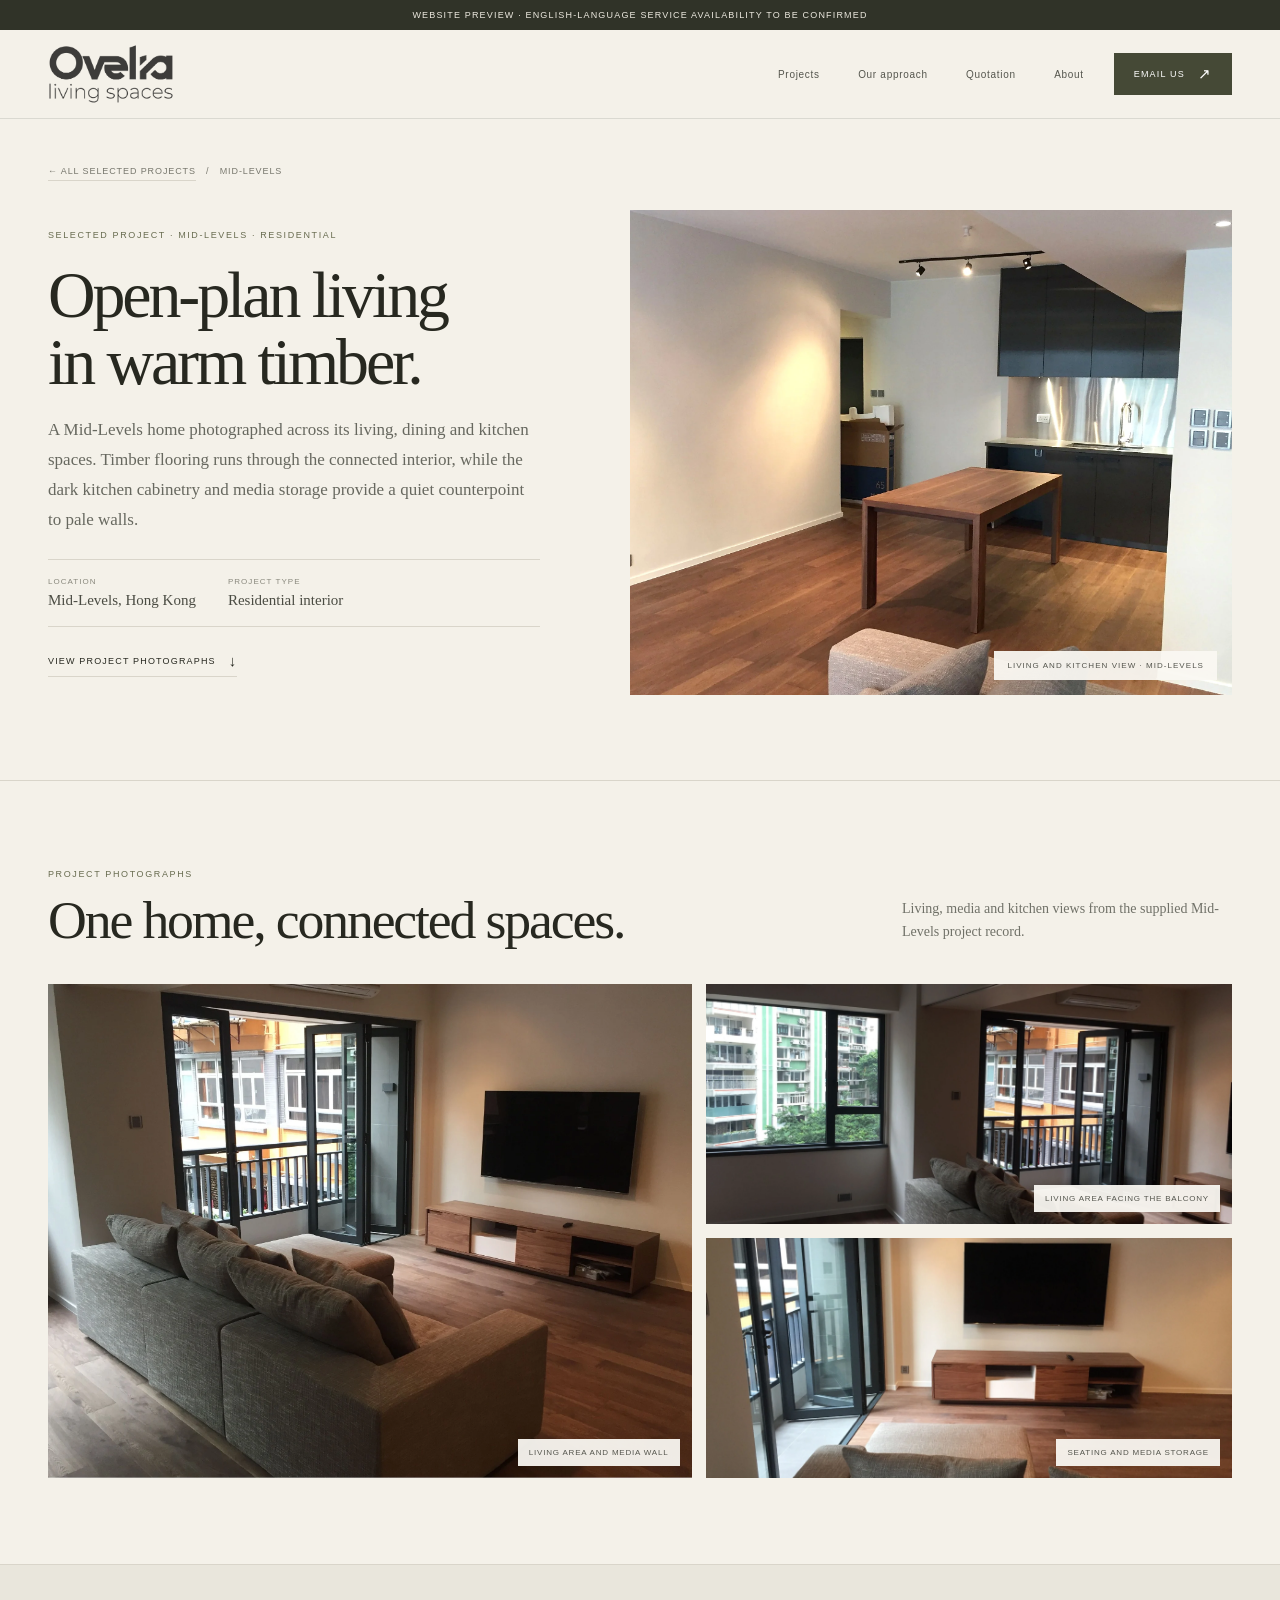
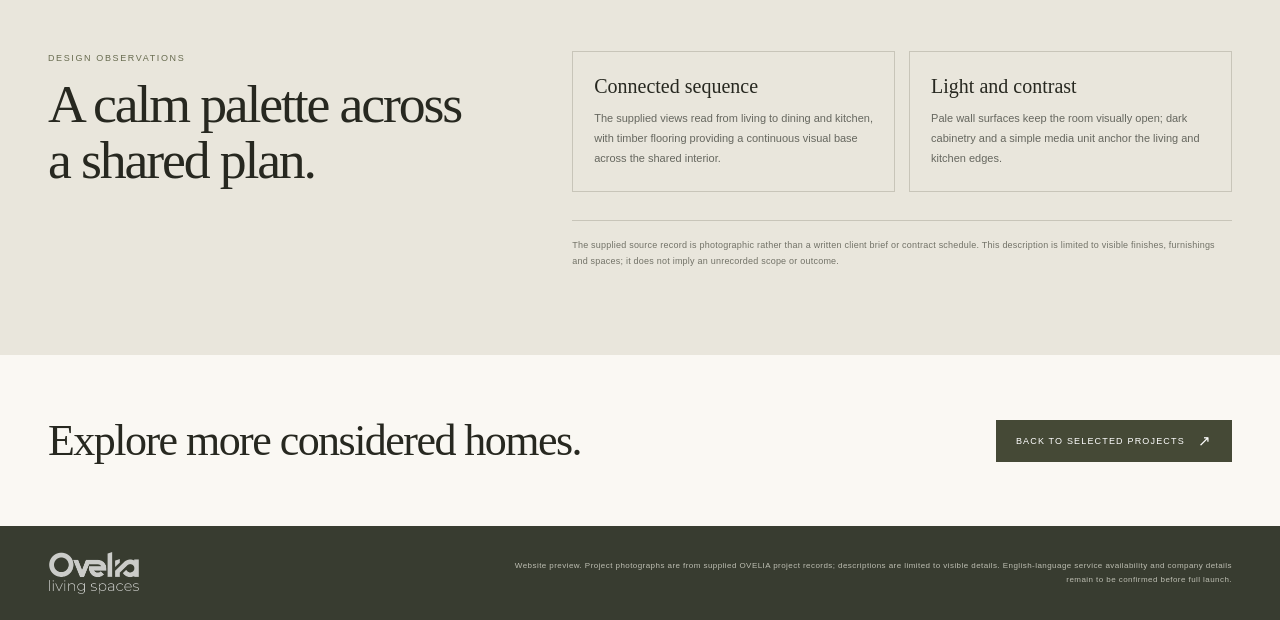
<file: cases/midlevels-open-plan.html>
<!doctype html>
<html lang="en">
<head>
  <meta charset="utf-8">
  <meta name="viewport" content="width=device-width, initial-scale=1">
  <meta name="theme-color" content="#f4f1e9">
  <meta name="description" content="A connected Mid-Levels home, documented through living and dining spaces, timber flooring and a dark-toned kitchen.">
  <meta property="og:type" content="website">
  <meta property="og:title" content="Open-plan living in warm timber — OVELIA.HK">
  <meta property="og:description" content="A Mid-Levels home with living, dining and kitchen views connected by warm timber flooring.">
  <meta property="og:image" content="../assets/projects/midlevels-open-plan.webp">
  <title>Open-plan living in warm timber — OVELIA.HK</title>
  <link rel="preload" as="image" href="../assets/projects/midlevels-open-plan.webp">
  <link rel="stylesheet" href="case-detail.css">
</head>
<body>
  <div class="preview-note">Website preview · English-language service availability to be confirmed</div>
  <header class="site-header">
    <div class="wrap header-inner">
      <a class="brand" href="../index.html#top" aria-label="OVELIA home"><img src="../assets/ovelia-logo-transparent.png" alt="OVELIA living spaces"></a>
      <nav class="nav" aria-label="Main navigation">
        <a href="../index.html#projects">Projects</a><a href="../index.html#approach">Our approach</a><a href="../index.html#quotation">Quotation</a><a href="../index.html#about">About</a>
      </nav>
      <a class="button header-cta" href="mailto:info@ovelia.hk?subject=OVELIA%20project%20enquiry">Email us <span class="arrow" aria-hidden="true">↗</span></a>
    </div>
  </header>
  <main id="top">
    <section class="case-hero">
      <div class="wrap">
        <div class="breadcrumb"><a href="../index.html#projects">← All selected projects</a> &nbsp; / &nbsp; Mid-Levels</div>
        <div class="case-intro-grid">
          <div class="case-copy">
            <div class="eyebrow">Selected project · Mid-Levels · Residential</div>
            <h1>Open-plan living<br>in warm timber.</h1>
            <p class="case-lead">A Mid-Levels home photographed across its living, dining and kitchen spaces. Timber flooring runs through the connected interior, while the dark kitchen cabinetry and media storage provide a quiet counterpoint to pale walls.</p>
            <div class="case-facts"><div class="fact"><span>Location</span><span>Mid-Levels, Hong Kong</span></div><div class="fact"><span>Project type</span><span>Residential interior</span></div></div>
            <a class="text-link" href="#project-gallery">View project photographs <span class="arrow" aria-hidden="true">↓</span></a>
          </div>
          <figure class="case-cover">
            <img src="../assets/projects/midlevels-open-plan.webp" alt="Timber dining table, dark kitchen cabinetry and open living area in a Mid-Levels home" width="2280" height="1613" fetchpriority="high">
            <figcaption>Living and kitchen view · Mid-Levels</figcaption>
          </figure>
        </div>
      </div>
    </section>
    <section class="section" id="project-gallery">
      <div class="wrap">
        <div class="section-heading"><div><div class="eyebrow">Project photographs</div><h2>One home, connected spaces.</h2></div><p>Living, media and kitchen views from the supplied Mid-Levels project record.</p></div>
        <div class="gallery-grid">
          <figure class="gallery-item"><img src="../assets/projects/midlevels-open-plan-record-01.webp" alt="Living room with timber flooring and media cabinetry in the Mid-Levels home" width="2280" height="1613" loading="lazy" decoding="async"><figcaption>Living area and media wall</figcaption></figure>
          <figure class="gallery-item"><img src="../assets/projects/midlevels-open-plan-record-02.webp" alt="Seating area and balcony doors in a connected Mid-Levels living space" width="2280" height="1613" loading="lazy" decoding="async"><figcaption>Living area facing the balcony</figcaption></figure>
          <figure class="gallery-item"><img src="../assets/projects/midlevels-open-plan-record-03.webp" alt="View over the seating toward the television and low media unit" width="2280" height="1613" loading="lazy" decoding="async"><figcaption>Seating and media storage</figcaption></figure>
        </div>
      </div>
    </section>
    <section class="section record-section">
      <div class="wrap record-grid">
        <div class="record-heading"><div class="eyebrow">Design observations</div><h2>A calm palette across a shared plan.</h2></div>
        <div>
          <div class="observations">
            <article class="observation"><h3>Connected sequence</h3><p>The supplied views read from living to dining and kitchen, with timber flooring providing a continuous visual base across the shared interior.</p></article>
            <article class="observation"><h3>Light and contrast</h3><p>Pale wall surfaces keep the room visually open; dark cabinetry and a simple media unit anchor the living and kitchen edges.</p></article>
          </div>
          <p class="evidence-note">The supplied source record is photographic rather than a written client brief or contract schedule. This description is limited to visible finishes, furnishings and spaces; it does not imply an unrecorded scope or outcome.</p>
        </div>
      </div>
    </section>
    <section class="case-end"><div class="wrap case-end-inner"><h2>Explore more considered homes.</h2><a class="button" href="../index.html#projects">Back to selected projects <span class="arrow" aria-hidden="true">↗</span></a></div></section>
  </main>
  <footer class="footer"><div class="wrap footer-inner"><img class="footer-logo" src="../assets/ovelia-logo-transparent.png" alt="OVELIA living spaces"><p>Website preview. Project photographs are from supplied OVELIA project records; descriptions are limited to visible details. English-language service availability and company details remain to be confirmed before full launch.</p></div></footer>
</body>
</html>
</file>
<file: cases/case-detail.css>
:root {
  --paper: #f4f1e9;
  --paper-light: #faf8f3;
  --ink: #272820;
  --muted: #707168;
  --line: #d9d5ca;
  --olive: #686c50;
  --olive-dark: #454936;
  --clay: #c8a58b;
  --serif: "Iowan Old Style", "Baskerville", "Palatino Linotype", Georgia, serif;
  --sans: "Avenir Next", Avenir, "Segoe UI", Arial, sans-serif;
  --wrap: 1260px;
}
* { box-sizing: border-box; }
html { scroll-behavior: smooth; scroll-padding-top: 28px; }
body { margin: 0; background: var(--paper); color: var(--ink); font-family: var(--sans); -webkit-font-smoothing: antialiased; }
img { display: block; max-width: 100%; }
a { color: inherit; text-decoration: none; }
a:focus-visible { outline: 2px solid var(--olive); outline-offset: 4px; }
.wrap { width: min(var(--wrap), calc(100% - 96px)); margin-inline: auto; }
.preview-note { min-height: 30px; display: flex; align-items: center; justify-content: center; padding: 7px 18px; background: #303328; color: #ece9df; font-size: 9px; letter-spacing: .13em; text-align: center; text-transform: uppercase; }
.site-header { border-bottom: 1px solid rgba(39,40,32,.12); }
.header-inner { min-height: 88px; display: flex; align-items: center; justify-content: space-between; gap: 30px; }
.brand { display: flex; align-items: center; width: 126px; flex: none; }
.brand img { width: 100%; height: auto; mix-blend-mode: multiply; }
.nav { display: flex; align-items: center; gap: clamp(18px, 3vw, 42px); margin-left: auto; }
.nav a { color: #55564e; font-size: 10px; letter-spacing: .07em; transition: color .2s ease; }
.nav a:hover { color: var(--olive); }
.button, .text-link { display: inline-flex; align-items: center; justify-content: center; gap: 13px; font-size: 9px; letter-spacing: .13em; text-transform: uppercase; }
.button { padding: 15px 19px; background: var(--olive-dark); color: #fff; border: 1px solid var(--olive-dark); transition: background .2s ease, transform .2s ease; }
.button:hover { background: #35392b; transform: translateY(-1px); }
.text-link { padding: 10px 0; border-bottom: 1px solid var(--line); }
.text-link:hover { border-color: var(--olive); }
.arrow { font-size: 15px; line-height: 0; }
.eyebrow { color: var(--olive); font-size: 9px; letter-spacing: .18em; line-height: 1.6; text-transform: uppercase; }
.case-hero { padding: 47px 0 85px; }
.breadcrumb { margin-bottom: 34px; color: #77776d; font-size: 9px; letter-spacing: .1em; text-transform: uppercase; }
.breadcrumb a { border-bottom: 1px solid var(--line); padding-bottom: 4px; }
.case-intro-grid { display: grid; grid-template-columns: .9fr 1.1fr; gap: clamp(42px, 7vw, 104px); align-items: center; }
.case-copy { max-width: 510px; }
h1, h2, h3, p { margin-top: 0; }
h1 { margin: 20px 0 20px; font-family: var(--serif); font-size: clamp(48px, 5.15vw, 70px); font-weight: 400; letter-spacing: -.047em; line-height: 1.01; }
.case-lead { max-width: 490px; margin-bottom: 25px; color: #67685f; font-family: var(--serif); font-size: 17px; line-height: 1.75; }
.case-facts { display: flex; gap: 32px; padding: 17px 0; border-top: 1px solid var(--line); border-bottom: 1px solid var(--line); }
.fact { display: grid; gap: 6px; }
.fact span:first-child { color: #89887d; font-size: 8px; letter-spacing: .13em; text-transform: uppercase; }
.fact span:last-child { color: #4b4c43; font-family: var(--serif); font-size: 15px; }
.case-copy .text-link { margin-top: 19px; }
.case-cover { position: relative; margin: 0; aspect-ratio: 1.24; overflow: hidden; background: #ddd7ca; }
.case-cover img { width: 100%; height: 100%; object-fit: cover; object-position: center; }
.case-cover figcaption { position: absolute; right: 15px; bottom: 15px; padding: 10px 13px; background: rgba(250,248,243,.94); color: #55564e; font-size: 8px; letter-spacing: .13em; text-transform: uppercase; }
.section { padding: 86px 0; border-top: 1px solid var(--line); }
.section-heading { display: flex; align-items: flex-end; justify-content: space-between; gap: 30px; margin-bottom: 36px; }
.section-heading h2, .record-heading h2 { max-width: 680px; margin: 10px 0 0; font-family: var(--serif); font-size: clamp(38px, 4.2vw, 55px); font-weight: 400; letter-spacing: -.04em; line-height: 1.05; }
.section-heading p { max-width: 330px; margin: 0 0 4px; color: var(--muted); font-family: var(--serif); font-size: 14px; line-height: 1.7; }
.gallery-grid { display: grid; grid-template-columns: 1.1fr .9fr; grid-template-rows: repeat(2, minmax(0, 240px)); gap: 14px; }
.gallery-item { position: relative; min-width: 0; margin: 0; overflow: hidden; background: #e6e1d6; }
.gallery-item:first-child { grid-row: span 2; }
.gallery-item img { width: 100%; height: 100%; object-fit: cover; transition: transform .6s cubic-bezier(.2,.65,.25,1); }
.gallery-item:hover img { transform: scale(1.02); }
.gallery-item figcaption { position: absolute; right: 12px; bottom: 12px; max-width: calc(100% - 24px); padding: 9px 11px; background: rgba(250,248,243,.94); color: #55564e; font-size: 8px; letter-spacing: .1em; text-transform: uppercase; }
.record-section { background: #e9e6dc; }
.record-grid { display: grid; grid-template-columns: .78fr 1.22fr; gap: clamp(42px, 8vw, 110px); align-items: start; }
.record-heading h2 { max-width: 430px; }
.observations { display: grid; grid-template-columns: repeat(2, minmax(0, 1fr)); gap: 14px; }
.observation { padding: 23px 21px 22px; border: 1px solid #c8c5b9; }
.observation h3 { margin: 0 0 11px; font-family: var(--serif); font-size: 20px; font-weight: 400; }
.observation p { margin: 0; color: #66675f; font-size: 11px; line-height: 1.8; }
.evidence-note { max-width: 780px; margin: 28px 0 0; padding-top: 16px; border-top: 1px solid #c8c5b9; color: #727267; font-size: 9px; letter-spacing: .025em; line-height: 1.8; }
.case-end { padding: 60px 0; background: var(--paper-light); }
.case-end-inner { display: flex; align-items: center; justify-content: space-between; gap: 30px; }
.case-end h2 { margin: 0; font-family: var(--serif); font-size: clamp(30px, 3.5vw, 44px); font-weight: 400; letter-spacing: -.035em; }
.footer { padding: 25px 0; background: #383c30; color: #c8c8bc; }
.footer-inner { display: flex; justify-content: space-between; align-items: center; gap: 26px; }
.footer-logo { width: 92px; filter: brightness(0) invert(1); opacity: .74; }
.footer p { max-width: 720px; margin: 0; color: #bdbeb2; font-size: 8px; letter-spacing: .055em; line-height: 1.75; text-align: right; }
@media (max-width: 900px) {
  .wrap { width: min(var(--wrap), calc(100% - 52px)); }
  .nav { gap: 17px; }
  .nav a { font-size: 9px; }
  .case-intro-grid { gap: 38px; }
  .gallery-grid { grid-template-rows: repeat(2, minmax(0, 190px)); }
  .section { padding: 74px 0; }
}
@media (max-width: 680px) {
  .wrap { width: calc(100% - 38px); }
  .preview-note { min-height: 34px; font-size: 7px; letter-spacing: .08em; }
  .header-inner { min-height: 80px; flex-wrap: wrap; gap: 12px 14px; padding: 12px 0 13px; }
  .brand { width: 103px; }
  .header-cta { padding: 12px; font-size: 8px; gap: 8px; }
  .nav { order: 3; width: 100%; justify-content: space-between; gap: 12px; margin: 0; padding-top: 7px; border-top: 1px solid rgba(39,40,32,.09); }
  .nav a { font-size: 8px; letter-spacing: .04em; }
  .case-hero { padding: 32px 0 60px; }
  .breadcrumb { margin-bottom: 26px; }
  .case-intro-grid { grid-template-columns: 1fr; gap: 29px; }
  h1 { margin: 15px 0; font-size: clamp(48px, 13vw, 66px); }
  .case-lead { font-size: 16px; }
  .case-cover { aspect-ratio: 1.12; }
  .section { padding: 66px 0; }
  .section-heading { display: block; margin-bottom: 26px; }
  .section-heading h2, .record-heading h2 { font-size: 42px; }
  .section-heading p { margin-top: 13px; font-size: 14px; }
  .gallery-grid { grid-template-columns: 1fr; grid-template-rows: none; gap: 12px; }
  .gallery-item:first-child { grid-row: auto; }
  .gallery-item { aspect-ratio: 1.24; }
  .record-grid { grid-template-columns: 1fr; gap: 25px; }
  .observations { grid-template-columns: 1fr; }
  .case-end { padding: 50px 0; }
  .case-end-inner { align-items: flex-start; flex-direction: column; gap: 21px; }
  .footer-inner { align-items: flex-start; flex-direction: column; gap: 18px; }
  .footer-logo { width: 84px; }
  .footer p { text-align: left; }
}
@media (prefers-reduced-motion: reduce) {
  html { scroll-behavior: auto; }
  *, *::before, *::after { transition-duration: .01ms !important; animation-duration: .01ms !important; }
}
</file>
